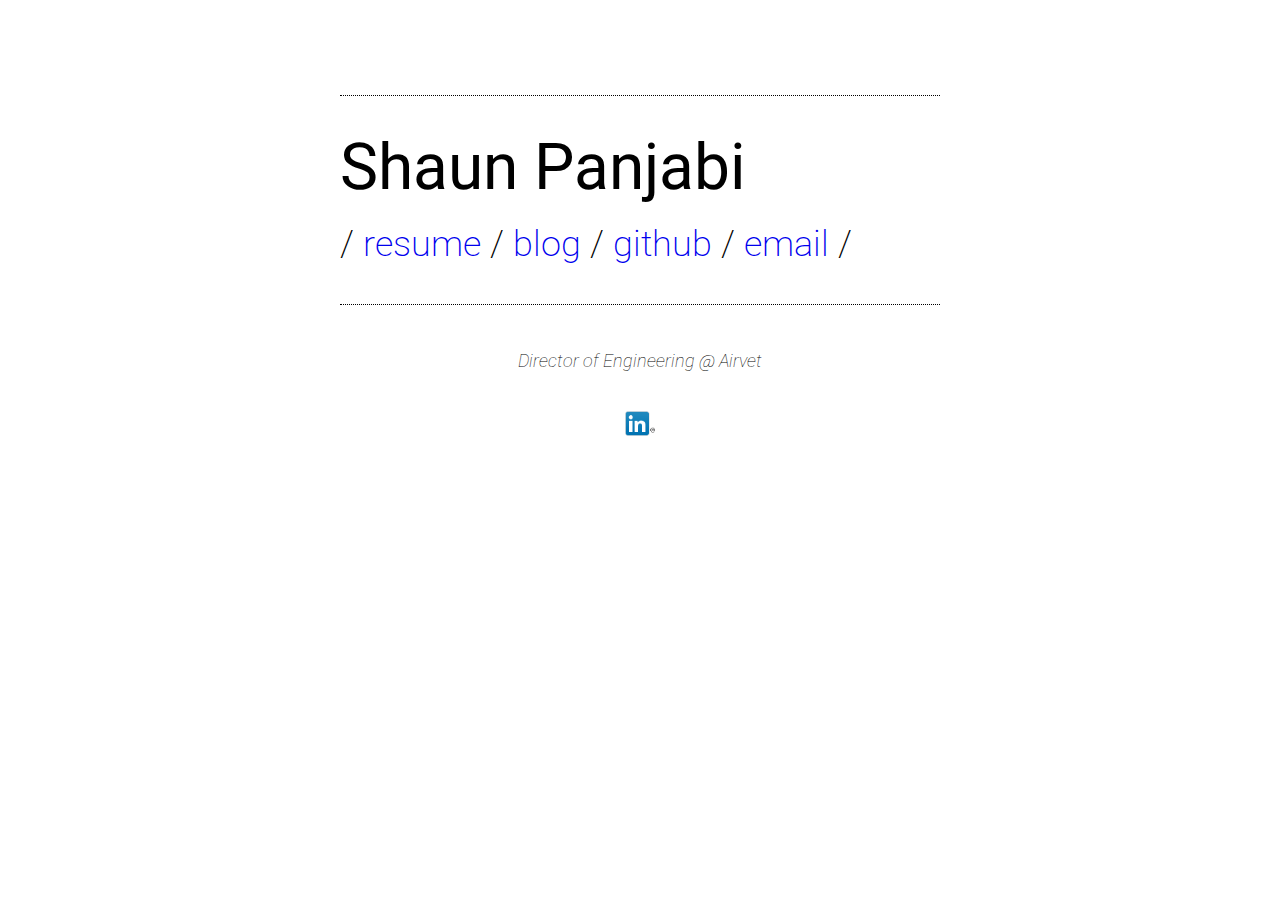
<file: index.html>
<!DOCTYPE html>
<!--[if lt IE 7 ]><html class="ie ie6" lang="en"> <![endif]-->
<!--[if IE 7 ]><html class="ie ie7" lang="en"> <![endif]-->
<!--[if IE 8 ]><html class="ie ie8" lang="en"> <![endif]-->
<!--[if (gte IE 9)|!(IE)]><!-->
<html lang="en">
<!--<![endif]-->

<head>
  <!-- Global site tag (gtag.js) - Google Analytics -->
  <script async src="https://www.googletagmanager.com/gtag/js?id=UA-118754047-1"></script>
  <script>
    window.dataLayer = window.dataLayer || [];

    function gtag() {
      dataLayer.push(arguments);
    }
    gtag('js', new Date());

    gtag('config', 'UA-118754047-1');
  </script>

  <meta name="google-site-verification" content="fjGwYDZDsmcpA8d7OGALfTUn2dXXozdSG-4-GbxkxGU" />
  <meta charset="utf-8">

  <!-- // Change these to better suit your project -->
  <title>Shaun Panjabi</title>
  <meta name="description" content="Shaun Panjabi - Software Engineer">
  <meta name="keywords" content="shaun, panjabi, devops, engineering, android, software, backend, golang, api, postgres, airvet, electrical, electronics, networking, engineer, RxJava, Dagger 2, Retrofit, Gson, Java, Kotlin, Headspace, Meditation, Mindfulness, software">

  <meta name="viewport" content="width=device-width, initial-scale=1.0, user-scalable=yes" />
  <meta name="generator" content="Lovingly created using Typecast (http://typecast.com) on 2014/04/21">

  <!-- // CSS Reset – http://meyerweb.com/eric/tools/css/reset/ -->
  <link rel="stylesheet" type="text/css" href="css/reset.css" media="all">
  <link rel="stylesheet" href="css/animate.css">


  <link rel="stylesheet" type="text/css" href="css/style.css" media="all">
  <link rel="shortcut icon" type="image/png" href="favicon.ico" />

  <!-- Google Fonts embed code -->
  <script type="text/javascript">
    (function() {
      var link_element = document.createElement("link"),
        s = document.getElementsByTagName("script")[0];
      if (window.location.protocol !== "http:" && window.location.protocol !== "https:") {
        link_element.href = "http:";
      }
      link_element.href += "//fonts.googleapis.com/css?family=Roboto:100italic,100,300italic,300,400italic,400,500italic,500,700italic,700,900italic,900";
      link_element.rel = "stylesheet";
      link_element.type = "text/css";
      s.parentNode.insertBefore(link_element, s);
    })();
  </script>

</head>

<body>
  <div class="wrapper">

    <div>
      <p class="heading"></p>
      <h1 class="animated bounceInLeft">Shaun Panjabi</h1>
      <p class="weight4 animated bounceInRight">/ <a href="resume.pdf">resume</a> / <a href="http://shaunlp.wordpress.com">blog</a> / <a href="https://github.com/shaunpanjabi">github</a> / <a href="mailto:shaunpanjabi@gmail.com?Subject=Hey%20Hows%20it%20going?">email</a> /</p>

      <p class="heading"></p>
      <center>
        <p class="weight1 intro animated fadeInUp">
          <font size="4">Director of Engineering @ Airvet</font>
        </p>
      </center>
      <center> <a class="linkedin animated flip" href="https://www.linkedin.com/pub/shaun-panjabi/74/4b8/46"><img src="LinkIn.png" alt="LinkedIn" width="30"/></a></center>
    </div>
  </div>
</body>

</html>
</file>
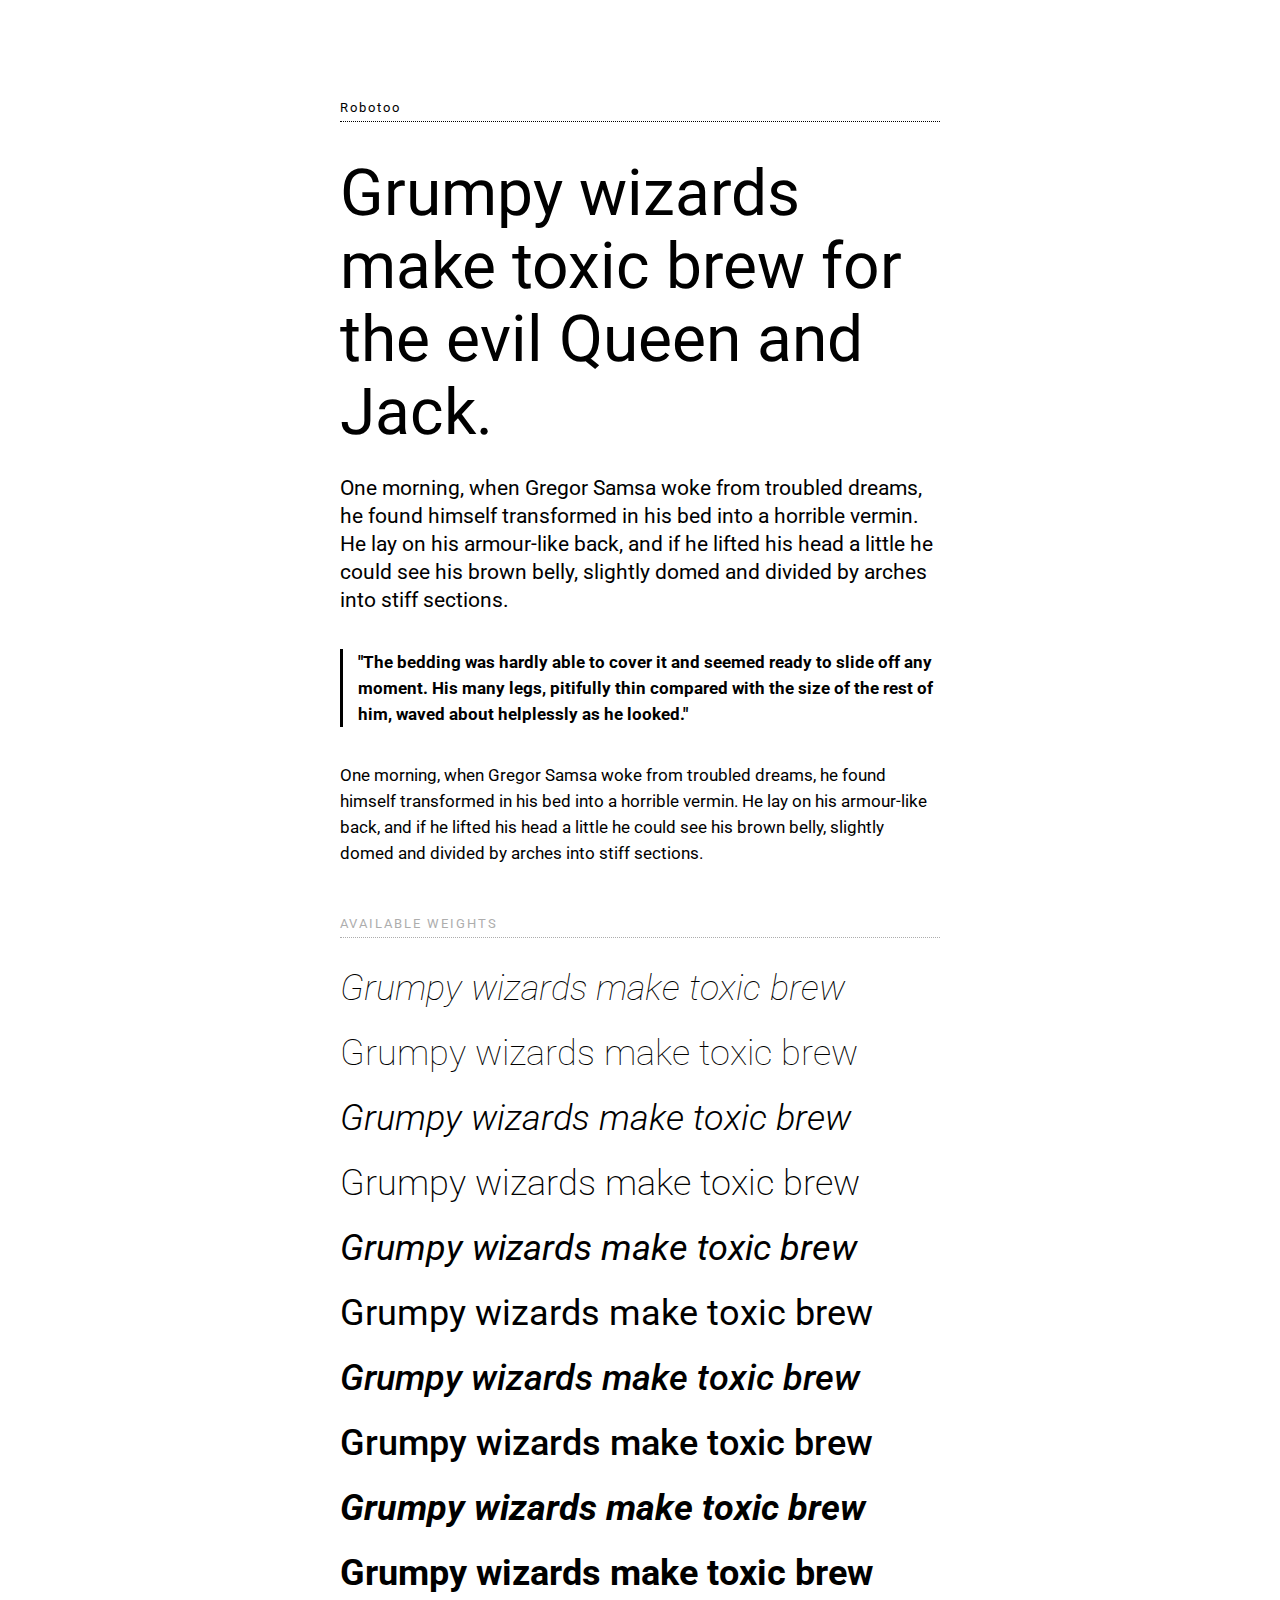
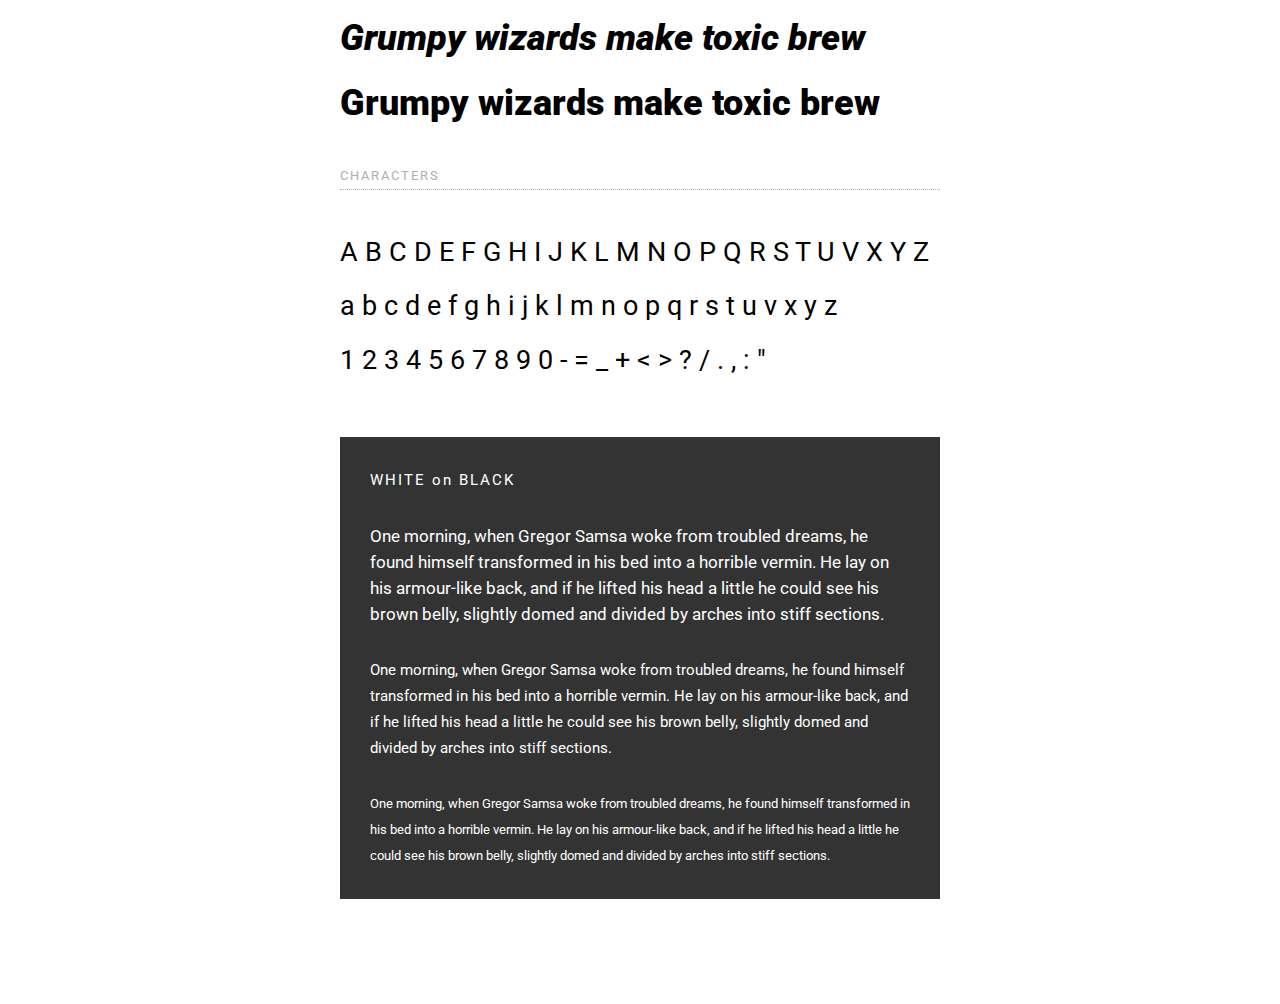
<file: reference.html>
<!DOCTYPE html>
<!--[if lt IE 7 ]><html class="ie ie6" lang="en"> <![endif]-->
<!--[if IE 7 ]><html class="ie ie7" lang="en"> <![endif]-->
<!--[if IE 8 ]><html class="ie ie8" lang="en"> <![endif]-->
<!--[if (gte IE 9)|!(IE)]><!--><html lang="en"> <!--<![endif]-->
    <head>
        <meta charset="utf-8">

        <!-- // Change these to better suit your project -->
        <title>Showcase font family - Typecast</title>
        <meta name="description" content="Showcase font family - Typecast">
        <meta name="keywords" content="Showcase font family, Typecast">

        <meta name="viewport" content="width=device-width, initial-scale=1.0, user-scalable=yes"/>
        <meta name="generator" content="Lovingly created using Typecast (http://typecast.com) on 2014/04/21">

        <!-- // CSS Reset – http://meyerweb.com/eric/tools/css/reset/ -->
        <link rel="stylesheet" type="text/css" href="css/reset.css" media="all">

        
        <link rel="stylesheet" type="text/css" href="css/style.css" media="all">
        
        
        <!-- Google Fonts embed code -->
        <script type="text/javascript">
            (function() {
                var link_element = document.createElement("link"),
                    s = document.getElementsByTagName("script")[0];
                if (window.location.protocol !== "http:" && window.location.protocol !== "https:") {
                    link_element.href = "http:";
                }
                link_element.href += "//fonts.googleapis.com/css?family=Roboto:100italic,100,300italic,300,400italic,400,500italic,500,700italic,700,900italic,900";
                link_element.rel = "stylesheet";
                link_element.type = "text/css";
                s.parentNode.insertBefore(link_element, s);
            })();
        </script>

    </head>

<body>
  <div class="wrapper">
    <div>
      <p class="heading">Robotoo</p>
      <h1>Grumpy wizards make toxic brew for the evil Queen and Jack.</h1>
      <p class="intro">One morning, when Gregor Samsa woke from troubled dreams, he found himself transformed in his bed into a horrible vermin. He lay on his armour-like back, and if he lifted his head a little he could see his brown belly, slightly domed and divided by arches into stiff sections. </p>
      <p class="pullquote">"The bedding was hardly able to cover it and seemed ready to slide off any moment. His many legs, pitifully thin compared with the size of the rest of him, waved about helplessly as he looked."</p>
      <p>One morning, when Gregor Samsa woke from troubled dreams, he found himself transformed in his bed into a horrible vermin. He lay on his armour-like back, and if he lifted his head a little he could see his brown belly, slightly domed and divided by arches into stiff sections.<br/></p>
      <p class="weights">AVAILABLE WEIGHTS</p>
      <p class="weight1">Grumpy wizards make toxic brew</p>
      <p class="weight2">Grumpy wizards make toxic brew</p>
      <p class="weight3">Grumpy wizards make toxic brew</p>
      <p class="weight4">Grumpy wizards make toxic brew</p>
      <p class="weight5">Grumpy wizards make toxic brew</p>
      <p class="weight6">Grumpy wizards make toxic brew</p>
      <p class="weight7">Grumpy wizards make toxic brew</p>
      <p class="weight8">Grumpy wizards make toxic brew</p>
      <p class="weight9">Grumpy wizards make toxic brew</p>
      <p class="weight10">Grumpy wizards make toxic brew</p>
      <p class="weight11">Grumpy wizards make toxic brew</p>
      <p class="weight12">Grumpy wizards make toxic brew</p>
      <p class="weights">CHARACTERS</p>
      <p class="map">A B C D E F G H I J K L M N O P Q R S T U V X Y Z</p>
      <p class="map">a b c d e f g h i j k l m n o p q r s t u v x y z</p>
      <p class="map">1 2 3 4 5 6 7 8 9 0 - = _ + &lt; &gt; ? / . , : "</p>
      <p class="inverse-heading">WHITE on BLACK</p>
      <p class="inverse-big">One morning, when Gregor Samsa woke from troubled dreams, he found himself transformed in his bed into a horrible vermin. He lay on his armour-like back, and if he lifted his head a little he could see his brown belly, slightly domed and divided by arches into stiff sections.</p>
      <p class="inverse-med">One morning, when Gregor Samsa woke from troubled dreams, he found himself transformed in his bed into a horrible vermin. He lay on his armour-like back, and if he lifted his head a little he could see his brown belly, slightly domed and divided by arches into stiff sections.</p>
      <p class="inverse-small">One morning, when Gregor Samsa woke from troubled dreams, he found himself transformed in his bed into a horrible vermin. He lay on his armour-like back, and if he lifted his head a little he could see his brown belly, slightly domed and divided by arches into stiff sections.<br/></p>
    </div>
  </div>
</body>
</html>
</file>
<file: css/style.css>
div.wrapper{
	 margin: 0 auto;
	 display: block;
	 white-space: nowrap;
	 text-align: center;
	 padding-bottom: 20px;
	 min-height: 100%;
	 width: auto;
}

div.wrapper > *{
	 display: inline-block;
	 white-space: normal;
	 vertical-align: top;
}

div{
	 margin: 0 80px;
	 text-align: left;
	 width: 600px;
}

h1{
	 font-size: 64px;
	 line-height: 73px;
	 margin-bottom: 25px;
}

p{
	 font-size: 17px;
	 line-height: 26px;
	 margin-bottom: 35px;
}

p.weights{
	 letter-spacing: 2px;
	 font-size: 13px;
	 color: rgba(173,173,173,1);
	 margin-bottom: 35px;
	 border-width: 0px 0px 1px 0px;
	 border-style: dotted;
	 margin-top: 45px;
}

p.pullquote{
	 font-size: 17px;
	 line-height: 26px;
	 margin-bottom: 35px;
	 padding-left: 15px;
	 border-width: 0px 0px 0px 3px;
	 border-style: solid;
	 font-weight: 700;
}

p.map{
	 font-weight: 400;
	 font-style: normal;
	 margin-bottom: 0px;
	 text-align: justify;
	 font-size: 27px;
	 line-height: 54px;
	 margin-top: 0px;
}

p.heading{
	 letter-spacing: 2px;
	 font-size: 13px;
	 margin-bottom: 35px;
	 border-width: 0px 0px 1px 0px;
	 border-style: dotted;
	 margin-top: 45px;
	 color: rgba(0,0,0,1);
}

p.intro{
	 margin-bottom: 35px;
	 font-size: 21px;
	 line-height: 28px;
	 -webkit-animation-delay: 1s; /* Chrome, Safari, Opera */
	 animation-delay: 1s;
}

p.inverse-big{
	 background-color: rgba(51,51,51,1);
	 color: rgba(255,255,255,1);
	 padding: 30px;
	 margin-bottom: 0px;
}

p.inverse-med{
	 background-color: rgba(51,51,51,1);
	 color: rgba(255,255,255,1);
	 padding: 30px;
	 margin-bottom: 0px;
	 padding-top: 0px;
	 font-size: 15px;
}

p.inverse-small{
	 padding-top: 0px;
	 padding-left: 30px;
	 padding-right: 30px;
	 padding-bottom: 30px;
	 background-color: rgba(51,51,51,1);
	 color: rgba(255,255,255,1);
	 font-size: 13px;
}

p.inverse-heading{
	 background-color: rgba(51,51,51,1);
	 color: rgba(255,255,255,1);
	 padding: 30px;
	 margin-bottom: 0px;
	 padding-bottom: 0px;
	 font-size: 15px;
	 letter-spacing: 2px;
	 margin-top: 50px;
}

body{
	 padding: 50px 0;
	 font-size: 13px;
	 font-family: "Roboto";
	 font-style: normal;
	 font-weight: 400;
}

p.weight1{
	 font-family: "Roboto";
	 font-weight: 100;
	 font-style: italic;
	 font-size: 36px;
	 line-height: 30px;
}

p.weight2{
	 font-family: "Roboto";
	 font-weight: 100;
	 font-style: normal;
	 font-size: 36px;
	 line-height: 30px;
}

p.weight3{
	 font-family: "Roboto";
	 font-weight: 300;
	 font-style: italic;
	 font-size: 36px;
	 line-height: 30px;
}

p.weight4{
	 font-family: "Roboto";
	 font-weight: 200;
	 font-style: normal;
	 font-size: 36px;
	 line-height: 30px;
	-webkit-animation-delay: 0.25s; /* Chrome, Safari, Opera */
    animation-delay: 0.25s;
}

p.weight5{
	 font-family: "Roboto";
	 font-weight: 400;
	 font-style: italic;
	 font-size: 36px;
	 line-height: 30px;
}

p.weight6{
	 font-family: "Roboto";
	 font-weight: 400;
	 font-style: normal;
	 font-size: 36px;
	 line-height: 30px;
}

p.weight7{
	 font-family: "Roboto";
	 font-weight: 500;
	 font-style: italic;
	 font-size: 36px;
	 line-height: 30px;
}

p.weight8{
	 font-family: "Roboto";
	 font-weight: 500;
	 font-style: normal;
	 font-size: 36px;
	 line-height: 30px;
}

p.weight9{
	 font-family: "Roboto";
	 font-weight: 700;
	 font-style: italic;
	 font-size: 36px;
	 line-height: 30px;
}

p.weight10{
	 font-family: "Roboto";
	 font-weight: 700;
	 font-style: normal;
	 font-size: 36px;
	 line-height: 30px;
}

p.weight11{
	 font-family: "Roboto";
	 font-weight: 900;
	 font-style: italic;
	 font-size: 36px;
	 line-height: 30px;
}

p.weight12{
	 font-family: "Roboto";
	 font-weight: 900;
	 font-style: normal;
	 font-size: 36px;
	 line-height: 30px;
}
a.linkedin{
	-webkit-animation-delay: 2.3s; /* Chrome, Safari, Opera */
    animation-delay: 2.3s;
}
a:link {text-decoration:none;}    /* unvisited link */
a:visited {text-decoration:none;} /* visited link */
a:hover {text-decoration:underline;}   /* mouse over link */
a:active {text-decoration:none;}  /* selected link */
</file>
